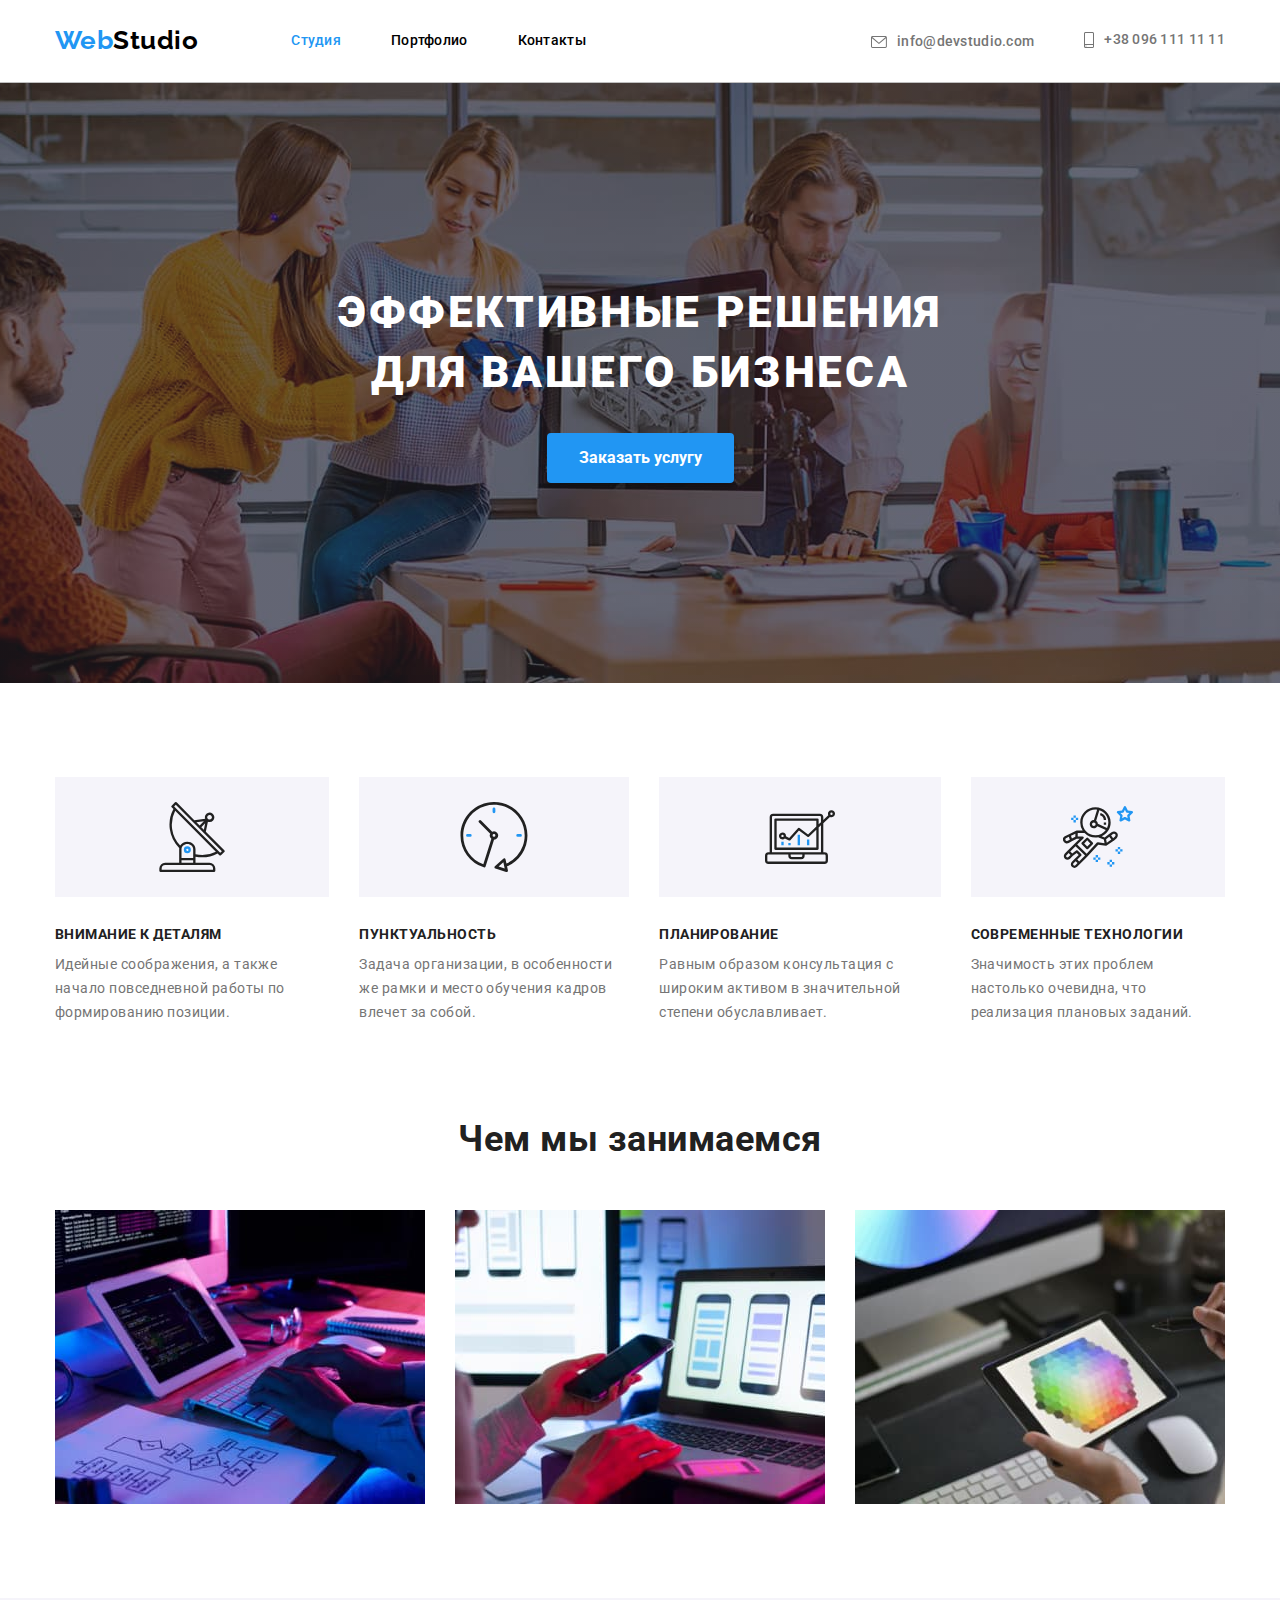
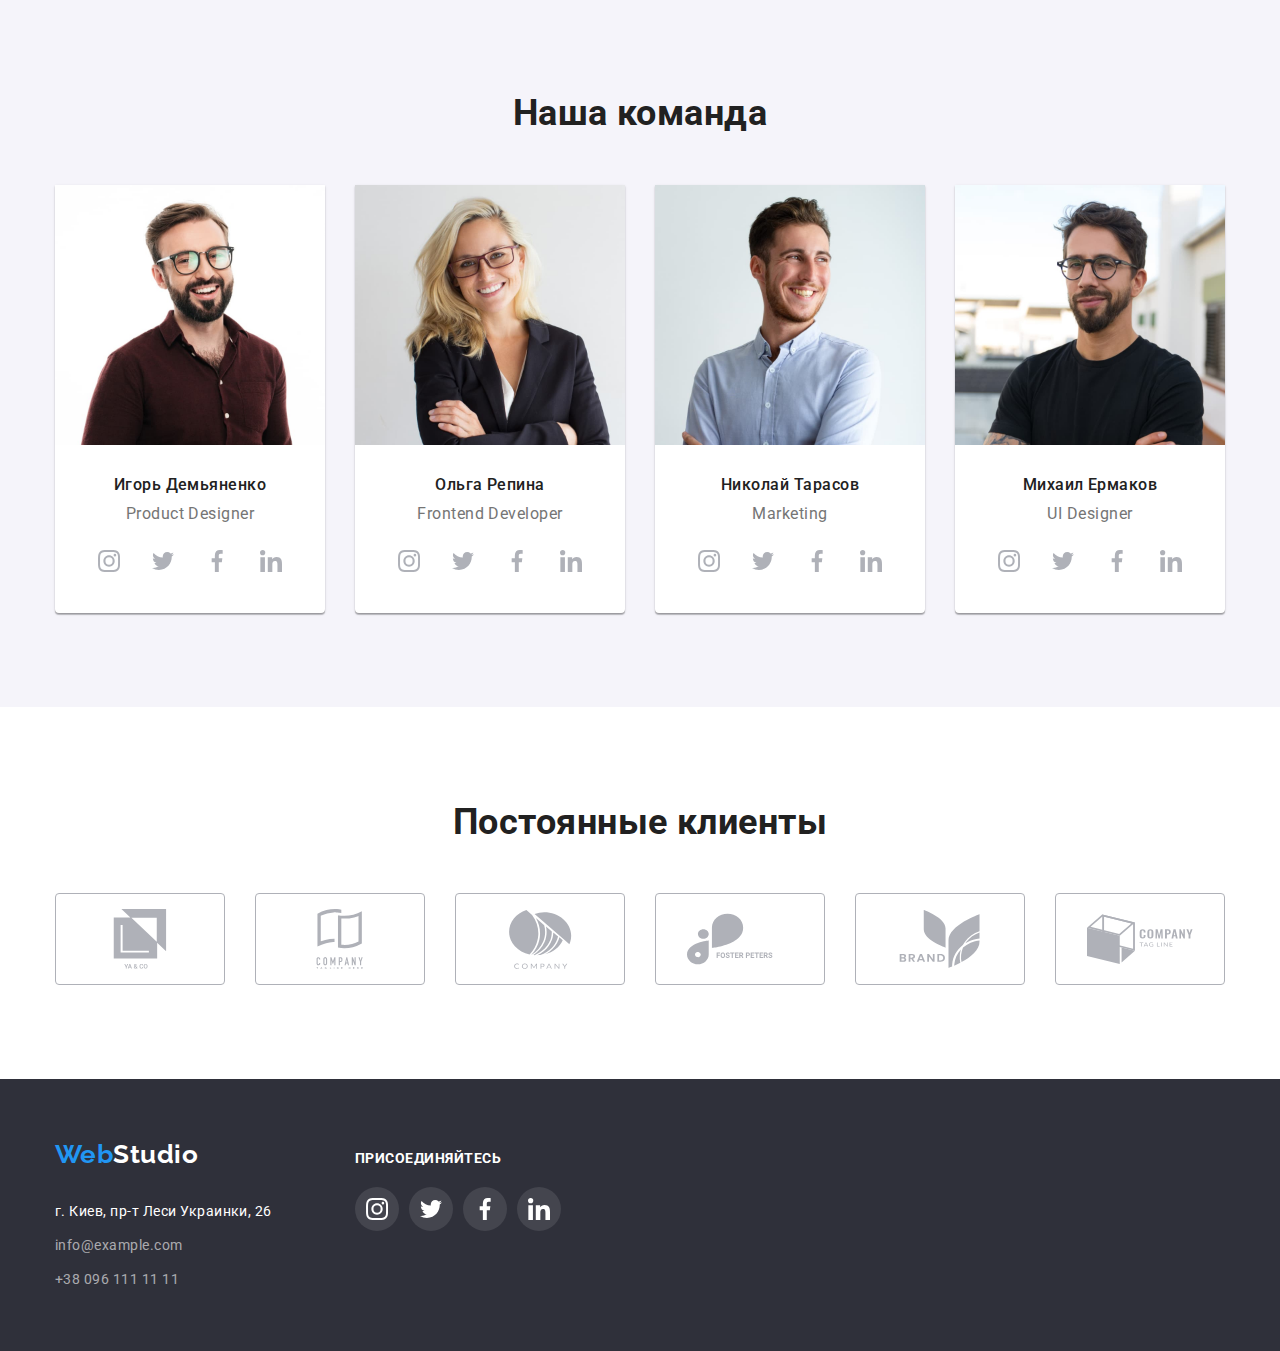
<file: index.html>
<!DOCTYPE html>
<html lang="ru">
  <head>
    <meta charset="UTF-8" />
    <meta http-equiv="X-UA-Compatible" content="IE=edge" />
    <meta name="viewport" content="width=device-width, initial-scale=1.0" />
    <title>Студия</title>
    <link rel="preconnect" href="https://fonts.gstatic.com" />
    <link
      href="https://fonts.googleapis.com/css2?family=Raleway:wght@700&family=Roboto:wght@400;500;700;900&display=swap"
      rel="stylesheet"
    />
    <link
      rel="stylesheet"
      href="https://cdnjs.cloudflare.com/ajax/libs/modern-normalize/1.0.0/modern-normalize.min.css"
    />
    <link rel="stylesheet" href="./css/style.css" />
  </head>

  <body>
    <header class="header-primary">
      <div class="container container-flex">
        <a class="header-studio link" href=""><span class="header-web">Web</span>Studio</a>
        <nav>
          <ul class="header-list header-menu-nav">
            <li class="item">
              <a class="header-list-item-stydia primary" href="">Студия</a>
            </li>
            <li class="item">
              <a class="header-list-item-portf link" href="./portfolio.html">Портфолио</a>
            </li>
            <li class="item">
              <a class="header-list-item-kont link" href="">Контакты</a>
            </li>
          </ul>
        </nav>
        <ul class="header-list header-menu-addr">
          <li class="item">
            <a class="header-list-item-email link" href="mailto:info@devstudio.com">
              <svg class="header-icon" width="16" height="12">
                <use href="./images/symbol-defs.svg#icon-envelope"></use>
              </svg>
              info@devstudio.com
            </a>
          </li>
          <li class="item">
            <a class="header-list-item-tel link" href="tel:+380961111111">
              <svg class="header-icon" width="10" height="16">
                <use href="./images/symbol-defs.svg#icon-phone"></use>
              </svg>
              +38 096 111 11 11
            </a>
          </li>
        </ul>
      </div>
    </header>
    <main>
      <!-- Заголовок -->
      <section class="main-section primary-size">
        <h1 class="main-section-heading">
          Эффективные решения <br />
          для вашего бизнеса
        </h1>
        <button class="main-section-button" type="button">Заказать услугу</button>
      </section>
      <!-- Особенности -->
      <section class="features">
        <div class="container">
          <h2 class="visually-hidden">Features</h2>
          <ul class="features-list container-flex">
            <li>
              <div class="features-icon">
                <svg class="icon">
                  <use href="./images/symbol-defs.svg#icon-antenna"></use>
                </svg>
              </div>
              <h3>Внимание к деталям</h3>
              <p>Идейные соображения, а также начало повседневной работы по формированию позиции.</p>
            </li>
            <li>
              <div class="features-icon">
                <svg class="icon">
                  <use href="./images/symbol-defs.svg#icon-clock"></use>
                </svg>
              </div>
              <h3>Пунктуальность</h3>
              <p>Задача организации, в особенности же рамки и место обучения кадров влечет за собой.</p>
            </li>
            <li>
              <div class="features-icon">
                <svg class="icon">
                  <use href="./images/symbol-defs.svg#icon-diagram"></use>
                </svg>
              </div>
              <h3>Планирование</h3>
              <p>Равным образом консультация с широким активом в значительной степени обуславливает.</p>
            </li>
            <li>
              <div class="features-icon">
                <svg class="icon">
                  <use href="./images/symbol-defs.svg#icon-astronaut"></use>
                </svg>
              </div>
              <h3>Современные технологии</h3>
              <p>Значимость этих проблем настолько очевидна, что реализация плановых заданий.</p>
            </li>
          </ul>
        </div>
      </section>
      <!-- Занятие -->
      <section class="lessons">
        <div class="container">
          <h2 class="lessons-text">Чем мы занимаемся</h2>

          <ul class="lessons-list container-flex">
            <li>
              <img src="./images/img.jpg" alt="фото рабочего места" width="370" />
            </li>
            <li>
              <img src="./images/img1.jpg" alt="фото рабочего места" width="370" />
            </li>
            <li>
              <img src="./images/img2.jpg" alt="фото рабочего места" width="370" />
            </li>
          </ul>
        </div>
      </section>
      <!-- Команда -->
      <section class="team">
        <div class="container">
          <h2 class="team-text">Наша команда</h2>

          <ul class="team-list container-flex">
            <li class="team-list-item">
              <img src="./images/img3.jpg" alt="фото Демьяненко" width="270" />
              <div class="team-list-data">
                <h3 class="team-list-cap-name">Игорь Демьяненко</h3>
                <p class="team-list-cap-pos">Product Designer</p>
              </div>
              <ul class="team-list-icon">
                <li class="team-icon">
                  <a class="team-icon-link" href="">
                    <svg width="22" height="22">
                      <use href="./images/symbol-defs.svg#icon-instagram"></use>
                    </svg>
                  </a>
                </li>
                <li class="team-icon">
                  <a class="team-icon-link" href="">
                    <svg width="22" height="22">
                      <use href="./images/symbol-defs.svg#icon-twitter"></use>
                    </svg>
                  </a>
                </li>
                <li class="team-icon">
                  <a class="team-icon-link" href="">
                    <svg width="22" height="22">
                      <use href="./images/symbol-defs.svg#icon-facebook"></use>
                    </svg>
                  </a>
                </li>
                <li class="team-icon">
                  <a class="team-icon-link" href="">
                    <svg class="icona" width="22" height="22">
                      <use href="./images/symbol-defs.svg#icon-linkedin"></use>
                    </svg>
                  </a>
                </li>
              </ul>
            </li>
            <li class="team-list-item">
              <img src="./images/img4.jpg" alt="фото Репиной" width="270" />
              <div class="team-list-data">
                <h3 class="team-list-cap-name">Ольга Репина</h3>
                <p class="team-list-cap-pos">Frontend Developer</p>
              </div>
              <ul class="team-list-icon">
                <li class="team-icon">
                  <a class="team-icon-link" href="">
                    <svg width="22" height="22">
                      <use href="./images/symbol-defs.svg#icon-instagram"></use>
                    </svg>
                  </a>
                </li>
                <li class="team-icon">
                  <a class="team-icon-link" href="">
                    <svg width="22" height="22">
                      <use href="./images/symbol-defs.svg#icon-twitter"></use>
                    </svg>
                  </a>
                </li>
                <li class="team-icon">
                  <a class="team-icon-link" href="">
                    <svg width="22" height="22">
                      <use href="./images/symbol-defs.svg#icon-facebook"></use>
                    </svg>
                  </a>
                </li>
                <li class="team-icon">
                  <a class="team-icon-link" href="">
                    <svg class="icona" width="22" height="22">
                      <use href="./images/symbol-defs.svg#icon-linkedin"></use>
                    </svg>
                  </a>
                </li>
              </ul>
            </li>
            <li class="team-list-item">
              <img src="./images/img5.jpg" alt="фото Тарасова" width="270" />
              <div class="team-list-data">
                <h3 class="team-list-cap-name">Николай Тарасов</h3>
                <p class="team-list-cap-pos">Marketing</p>
              </div>
              <ul class="team-list-icon">
                <li class="team-icon">
                  <a class="team-icon-link" href="">
                    <svg width="22" height="22">
                      <use href="./images/symbol-defs.svg#icon-instagram"></use>
                    </svg>
                  </a>
                </li>
                <li class="team-icon">
                  <a class="team-icon-link" href="">
                    <svg width="22" height="22">
                      <use href="./images/symbol-defs.svg#icon-twitter"></use>
                    </svg>
                  </a>
                </li>
                <li class="team-icon">
                  <a class="team-icon-link" href="">
                    <svg width="22" height="22">
                      <use href="./images/symbol-defs.svg#icon-facebook"></use>
                    </svg>
                  </a>
                </li>
                <li class="team-icon">
                  <a class="team-icon-link" href="">
                    <svg class="icona" width="22" height="22">
                      <use href="./images/symbol-defs.svg#icon-linkedin"></use>
                    </svg>
                  </a>
                </li>
              </ul>
            </li>
            <li class="team-list-item">
              <img src="./images/img6.jpg" alt="фото Ермакова" width="270" />
              <div class="team-list-data">
                <h3 class="team-list-cap-name">Михаил Ермаков</h3>
                <p class="team-list-cap-pos">UI Designer</p>
              </div>
              <ul class="team-list-icon">
                <li class="team-icon">
                  <a class="team-icon-link" href="">
                    <svg width="22" height="22">
                      <use href="./images/symbol-defs.svg#icon-instagram"></use>
                    </svg>
                  </a>
                </li>
                <li class="team-icon">
                  <a class="team-icon-link" href="">
                    <svg width="22" height="22">
                      <use href="./images/symbol-defs.svg#icon-twitter"></use>
                    </svg>
                  </a>
                </li>
                <li class="team-icon">
                  <a class="team-icon-link" href="">
                    <svg width="22" height="22">
                      <use href="./images/symbol-defs.svg#icon-facebook"></use>
                    </svg>
                  </a>
                </li>
                <li class="team-icon">
                  <a class="team-icon-link" href="">
                    <svg class="icona" width="22" height="22">
                      <use href="./images/symbol-defs.svg#icon-linkedin"></use>
                    </svg>
                  </a>
                </li>
              </ul>
            </li>
          </ul>
        </div>
      </section>
      <section class="client">
        <div class="container">
          <h2 class="client-text">Постоянные клиенты</h2>
          <ul class="client-list container-flex">
            <li class="client-item">
              <a class="client-link" href="">
                <svg class="client-card">
                  <use href="./images/symbol-defs.svg#icon-yaco"></use>
                </svg>
              </a>
            </li>
            <li class="client-item">
              <a class="client-link" href="">
                <svg class="client-card">
                  <use href="./images/symbol-defs.svg#icon-comp"></use>
                </svg>
              </a>
            </li>
            <li class="client-item">
              <a class="client-link" href="">
                <svg class="client-card">
                  <use href="./images/symbol-defs.svg#icon-company"></use>
                </svg>
              </a>
            </li>
            <li class="client-item">
              <a class="client-link" href="">
                <svg class="client-card">
                  <use href="./images/symbol-defs.svg#icon-fost"></use>
                </svg>
              </a>
            </li>
            <li class="client-item">
              <a class="client-link" href="">
                <svg class="client-card">
                  <use href="./images/symbol-defs.svg#icon-brand"></use>
                </svg>
              </a>
            </li>
            <li class="client-item">
              <a class="client-link" href="">
                <svg class="client-card">
                  <use href="./images/symbol-defs.svg#icon-tag"></use>
                </svg>
              </a>
            </li>
          </ul>
        </div>
      </section>
    </main>
    <!-- Подвал -->
    <footer class="footer">
      <div class="container container-flex container-footer">
        <div class="footer-block">
          <a href="" class="header-studio footer-studio link"><span class="header-web">Web</span>Studio</a>
          <address class="footer-address">
            <ul>
              <li>
                <a href="" class="footer-map link">г. Киев, пр-т Леси Украинки, 26</a>
              </li>
              <li>
                <a href="mailto:info@devstudio.com" class="footer-email link">info@example.com</a>
              </li>
              <li>
                <a href="tel:+380961111111" class="footer-tel link">+38 096 111 11 11</a>
              </li>
            </ul>
          </address>
        </div>
        <div class="footer-block">
          <b class="footer-net-heiding">присоединяйтесь</b>
          <ul class="team-list-icon footer-list-icon">
            <li class="team-icon">
              <a class="team-icon-link footer-icon-link" href="">
                <svg width="22" height="22">
                  <use href="./images/symbol-defs.svg#icon-instagram"></use>
                </svg>
              </a>
            </li>
            <li class="team-icon">
              <a class="team-icon-link footer-icon-link" href="">
                <svg width="22" height="22">
                  <use href="./images/symbol-defs.svg#icon-twitter"></use>
                </svg>
              </a>
            </li>
            <li class="team-icon">
              <a class="team-icon-link footer-icon-link" href="">
                <svg width="22" height="22">
                  <use href="./images/symbol-defs.svg#icon-facebook"></use>
                </svg>
              </a>
            </li>
            <li class="team-icon">
              <a class="team-icon-link footer-icon-link" href="">
                <svg class="icona" width="22" height="22">
                  <use href="./images/symbol-defs.svg#icon-linkedin"></use>
                </svg>
              </a>
            </li>
          </ul>
        </div>
      </div>
    </footer>
  </body>
</html>
</file>
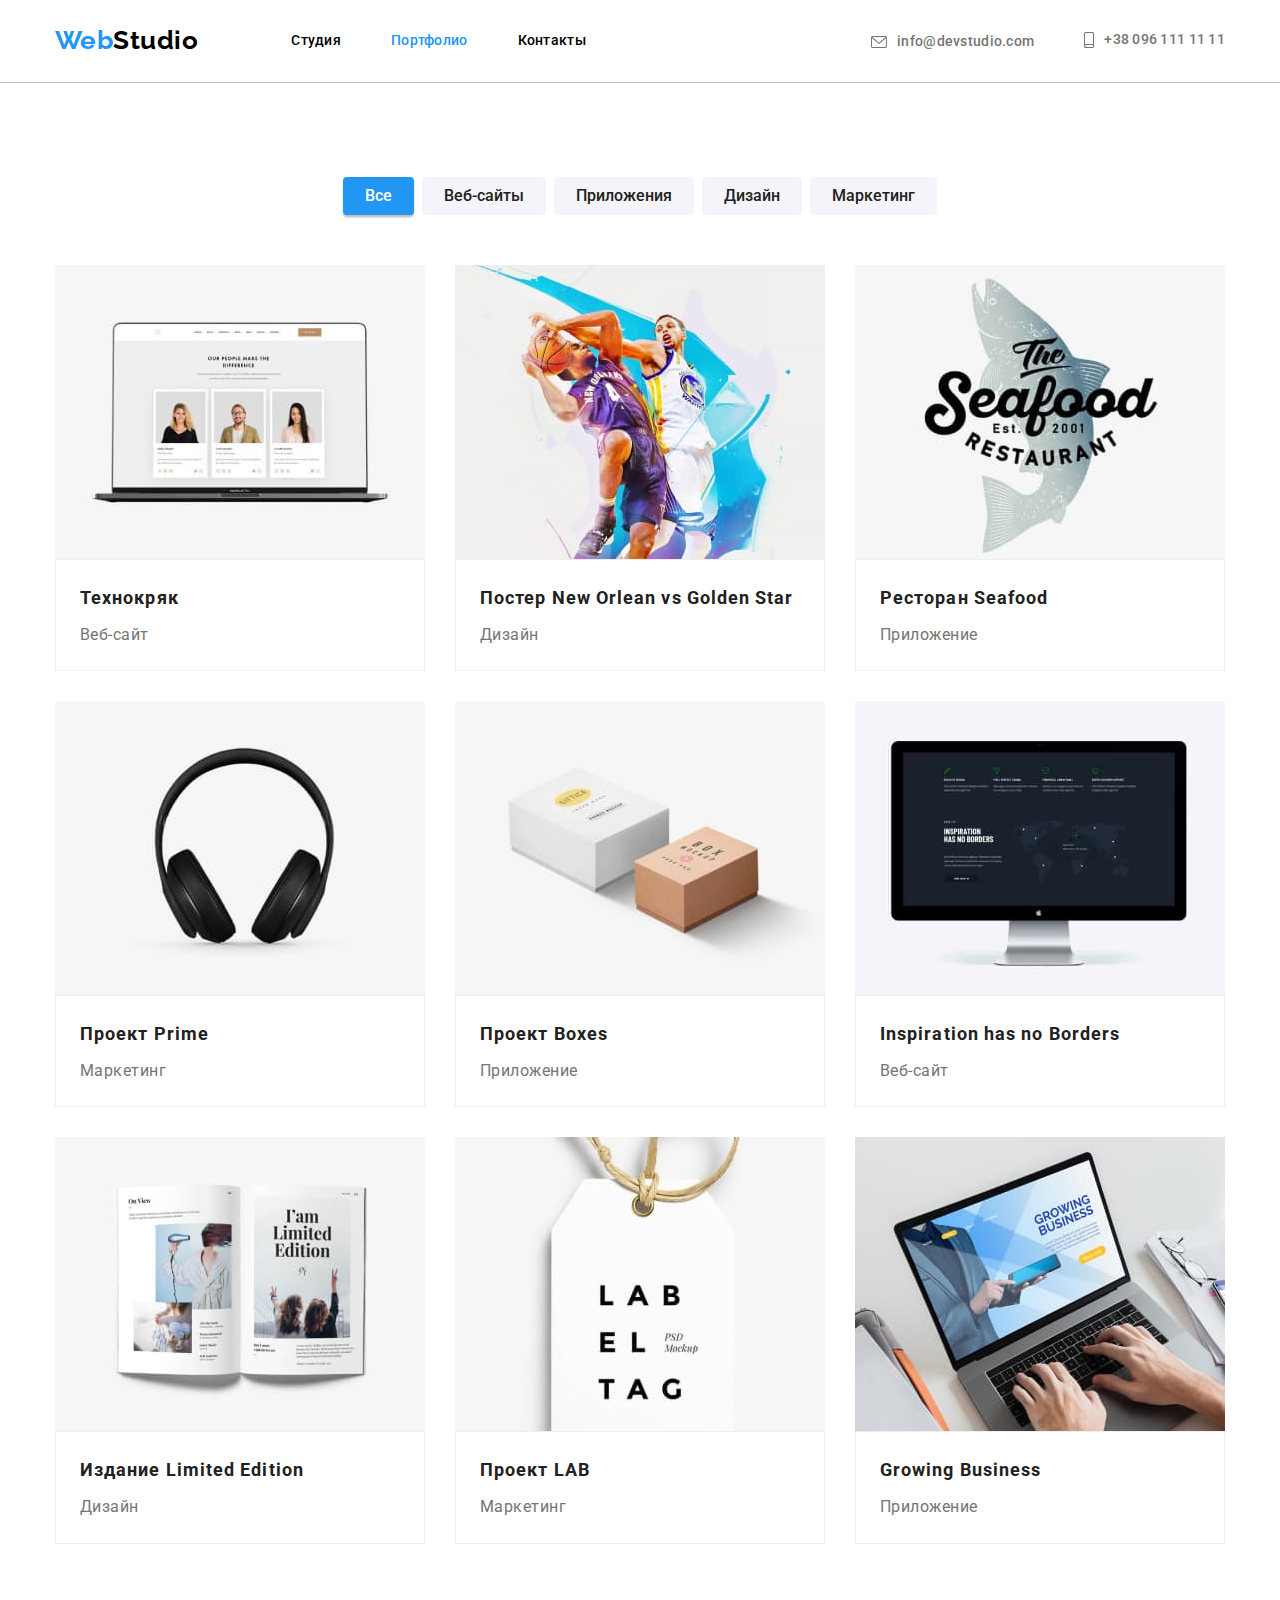
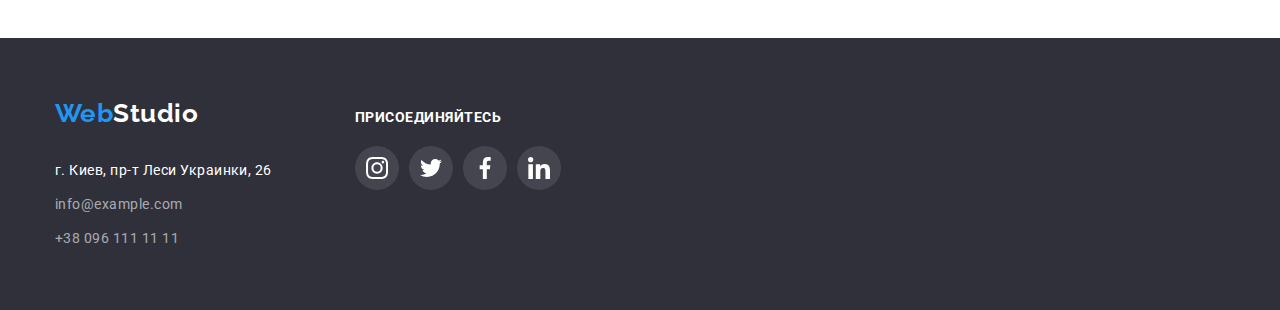
<file: portfolio.html>
<!DOCTYPE html>
<html lang="ru">
  <head>
    <meta charset="UTF-8" />
    <meta http-equiv="X-UA-Compatible" content="IE=edge" />
    <meta name="viewport" content="width=device-width, initial-scale=1.0" />
    <title>Portfolio</title>
    <link rel="preconnect" href="https://fonts.gstatic.com" />
    <link
      href="https://fonts.googleapis.com/css2?family=Raleway:wght@700&family=Roboto:wght@400;500;700;900&display=swap"
      rel="stylesheet"
    />
    <link
      rel="stylesheet"
      href="https://cdnjs.cloudflare.com/ajax/libs/modern-normalize/1.0.0/modern-normalize.min.css"
    />
    <link rel="stylesheet" href="./css/style.css" />
  </head>
  <body>
    <header class="header-primary">
      <div class="container container-flex">
        <a href="" class="header-studio link"><span class="header-web">Web</span>Studio</a>
        <nav>
          <ul class="header-list header-menu-nav">
            <li class="item">
              <a class="header-list-item-stydia link" href="./">Студия</a>
            </li>
            <li class="item">
              <a class="header-list-item-portf primary" href="">Портфолио</a>
            </li>
            <li class="item">
              <a class="header-list-item-kont link" href="">Контакты</a>
            </li>
          </ul>
        </nav>
        <ul class="header-list header-menu-addr">
          <li class="item">
            <a class="header-list-item-email link" href="mailto:info@devstudio.com">
              <svg class="header-icon" width="16" height="12">
                <use href="./images/symbol-defs.svg#icon-envelope"></use>
              </svg>
              info@devstudio.com
            </a>
          </li>
          <li class="item">
            <a class="header-list-item-tel link" href="tel:+380961111111"
              ><svg class="header-icon" width="10" height="16">
                <use href="./images/symbol-defs.svg#icon-phone"></use>
              </svg>
              +38 096 111 11 11
            </a>
          </li>
        </ul>
      </div>
    </header>
    <main>
      <section class="portfolio">
        <div class="container">
          <h1 class="visually-hidden">Главная</h1>

          <ul class="portfolio-menu container-flex">
            <li>
              <button class="portfolio-menu-item portfolio-primary" type="button">Все</button>
            </li>
            <li>
              <button class="portfolio-menu-item" type="button">Веб-сайты</button>
            </li>
            <li>
              <button class="portfolio-menu-item" type="button">Приложения</button>
            </li>
            <li>
              <button class="portfolio-menu-item" type="button">Дизайн</button>
            </li>
            <li>
              <button class="portfolio-menu-item" type="button">Маркетинг</button>
            </li>
          </ul>

          <ul class="portfolio-list container-flex">
            <li class="portfolio-list-item">
              <a class="portfolio-list-item-link" href="">
                <img src="./images/texno.jpg" alt="фото техно" width="370" />
                <div class="portfolio-list-card">
                  <h2 class="portfolio-list-cap-name">Технокряк</h2>
                  <p class="portfolio-list-cap-pos">Веб-сайт</p>
                </div>
              </a>
            </li>
            <li class="portfolio-list-item">
              <a class="portfolio-list-item-link" href="">
                <img src="./images/poct.jpg" alt="фото Постер" width="370" />
                <div class="portfolio-list-card">
                  <h2 class="portfolio-list-cap-name">Постер New Orlean vs Golden Star</h2>
                  <p class="portfolio-list-cap-pos">Дизайн</p>
                </div>
              </a>
            </li>
            <li class="portfolio-list-item">
              <a class="portfolio-list-item-link" href="">
                <img src="./images/seafood.jpg" alt="фото Ресторан" width="370" />
                <div class="portfolio-list-card">
                  <h2 class="portfolio-list-cap-name">Ресторан Seafood</h2>
                  <p class="portfolio-list-cap-pos">Приложение</p>
                </div>
              </a>
            </li>
            <li class="portfolio-list-item">
              <a class="portfolio-list-item-link" href="">
                <img src="./images/prime.jpg" alt="фото Проект" width="370" />
                <div class="portfolio-list-card">
                  <h2 class="portfolio-list-cap-name">Проект Prime</h2>
                  <p class="portfolio-list-cap-pos">Маркетинг</p>
                </div>
              </a>
            </li>
            <li class="portfolio-list-item">
              <a class="portfolio-list-item-link" href="">
                <img src="./images/boxes.jpg" alt="фото Проект бокс" width="370" />
                <div class="portfolio-list-card">
                  <h2 class="portfolio-list-cap-name">Проект Boxes</h2>
                  <p class="portfolio-list-cap-pos">Приложение</p>
                </div>
              </a>
            </li>
            <li class="portfolio-list-item">
              <a class="portfolio-list-item-link" href="">
                <img src="./images/borders.jpg" alt="фото Вдохновение" width="370" />
                <div class="portfolio-list-card">
                  <h2 class="portfolio-list-cap-name">Inspiration has no Borders</h2>
                  <p class="portfolio-list-cap-pos">Веб-сайт</p>
                </div>
              </a>
            </li>
            <li class="portfolio-list-item">
              <a class="portfolio-list-item-link" href="">
                <img src="./images/edition.jpg" alt="фото Издание" width="370" />
                <div class="portfolio-list-card">
                  <h2 class="portfolio-list-cap-name">Издание Limited Edition</h2>
                  <p class="portfolio-list-cap-pos">Дизайн</p>
                </div>
              </a>
            </li>
            <li class="portfolio-list-item">
              <a class="portfolio-list-item-link" href="">
                <img src="./images/lab.jpg" alt="фото Проект" width="370" />
                <div class="portfolio-list-card">
                  <h2 class="portfolio-list-cap-name">Проект LAB</h2>
                  <p class="portfolio-list-cap-pos">Маркетинг</p>
                </div>
              </a>
            </li>
            <li class="portfolio-list-item">
              <a class="portfolio-list-item-link" href="">
                <img src="./images/business.jpg" alt="фото бизнес" width="370" />
                <div class="portfolio-list-card">
                  <h2 class="portfolio-list-cap-name">Growing Business</h2>
                  <p class="portfolio-list-cap-pos">Приложение</p>
                </div>
              </a>
            </li>
          </ul>
        </div>
      </section>
    </main>
    <!-- Подвал -->
    <footer class="footer primary-size">
      <div class="container container-flex container-footer">
        <div class="footer-block">
          <a href="" class="header-studio footer-studio link"><span class="header-web">Web</span>Studio</a>
          <address class="footer-address">
            <ul>
              <li>
                <a href="" class="footer-map link">г. Киев, пр-т Леси Украинки, 26</a>
              </li>
              <li>
                <a href="mailto:info@devstudio.com" class="footer-email link">info@example.com</a>
              </li>
              <li>
                <a href="tel:+380961111111" class="footer-tel link">+38 096 111 11 11</a>
              </li>
            </ul>
          </address>
        </div>
        <div class="footer-net">
          <b class="footer-net-heiding">присоединяйтесь</b>
          <ul class="team-list-icon footer-list-icon">
            <li class="team-icon">
              <a class="team-icon-link footer-icon-link" href="">
                <svg width="22" height="22">
                  <use href="./images/symbol-defs.svg#icon-instagram"></use>
                </svg>
              </a>
            </li>
            <li class="team-icon">
              <a class="team-icon-link footer-icon-link" href="">
                <svg width="22" height="22">
                  <use href="./images/symbol-defs.svg#icon-twitter"></use>
                </svg>
              </a>
            </li>
            <li class="team-icon">
              <a class="team-icon-link footer-icon-link" href="">
                <svg width="22" height="22">
                  <use href="./images/symbol-defs.svg#icon-facebook"></use>
                </svg>
              </a>
            </li>
            <li class="team-icon">
              <a class="team-icon-link footer-icon-link" href="">
                <svg class="icona" width="22" height="22">
                  <use href="./images/symbol-defs.svg#icon-linkedin"></use>
                </svg>
              </a>
            </li>
          </ul>
        </div>
      </div>
    </footer>
  </body>
</html>
</file>
<file: css/style.css>
:root {
  --primary-color: #ffffff;
  --secondary-color: #000000;
  --foll-color: #2f303a;
  --text-color: #757575;
  --title-text-color: #212121;
  --accent-text-color: #2196f3;
  --nav-text-color: rgba(255, 255, 255, 0.6);
  --menu-color: #f5f4fa;
  --bottom-line: rgba(0, 0, 0, 0.25);
  --gradient: rgba(47, 48, 58, 0.4);
  --footer-icon-color: rgba(255, 255, 255, 0.1);
  --icon-color: #afb1b8;
}

body {
  font-family: Roboto, sans-serif;
  font-style: normal;
  font-weight: 400;
  letter-spacing: 0.03em;
  color: var(--text-color);
  background-color: var(--primary-color);
}
h1,
h2,
h3,
h4,
ul,
p {
  margin: 0;
  padding: 0;
}
button {
  border: none;
}
img {
  display: block;
  max-width: 100%;
  height: auto;
}
.visually-hidden {
  position: absolute !important;
  clip: rect(1px 1px 1px 1px);
  clip: rect(1px, 1px, 1px, 1px);
  padding: 0 !important;
  border: 0 !important;
  height: 1px !important;
  width: 1px !important;
  overflow: hidden;
}
.container {
  /* display: flex; */
  width: 1200px;
  align-items: center;
  margin: 0 auto;
  padding-left: 15px;
  padding-right: 15px;
}
.container-flex {
  display: flex;
}
.primary-size {
  max-width: 1600px;
  margin-left: auto;
  margin-right: auto;
}
.link {
  color: inherit;
}
.link:focus,
.link:hover {
  color: var(--accent-text-color);
  fill: var(--accent-text-color);
}
.header-primary {
  border-bottom: 1px solid var(--bottom-line);
}
.header-studio {
  padding-top: 24px;
  padding-bottom: 25px;
  text-decoration: none;
  font-family: Raleway;
  font-style: normal;
  font-weight: 700;
  font-size: 26px;
  line-height: 1.2;
  color: var(--secondary-color);
}
.header-list {
  display: flex;
  padding: 0;
  list-style-type: none;
  font-weight: 500;
  font-size: 14px;
  line-height: 1.14;
  letter-spacing: 0.02em;
}
.header-list .item:not(:first-child) {
  margin-left: 50px;
}
.header-menu-nav {
  margin: 0 0 0 93px;
}
.header-menu-addr {
  align-items: baseline;
  margin: 0 0 0 auto;
}
.header-list-item-stydia,
.header-list-item-portf,
.header-list-item-kont {
  display: block;
  padding-top: 32px;
  padding-bottom: 32px;
  text-decoration: none;
  color: var(--secondary-color);
}

.header-web,
.primary {
  color: var(--accent-text-color);
}
.header-list-item-email,
.header-list-item-tel {
  display: flex;
  align-items: center;
  padding-top: 32px;
  padding-bottom: 32px;
  color: var(--text-color);
  text-decoration: none;
  fill: var(--text-color);
}
.header-icon {
  margin-right: 10px;
}
/* Main */
.main-section {
  padding-top: 200px;
  padding-bottom: 200px;
  height: 600px;
  text-align: center;
  background-color: var(--foll-color);
  background-image: linear-gradient(to right, var(--gradient), var(--gradient)), url(../images/fon.jpg);
  background-repeat: no-repeat;
  background-position: center;
  background-size: cover;
}
.main-section-heading {
  margin: 0;
  font-weight: 900;
  font-size: 44px;
  line-height: 1.36;

  letter-spacing: 0.06em;
  text-transform: uppercase;
  color: var(--primary-color);
}
.main-section-button {
  margin-top: 30px;
  padding: 10px 32px;
  box-shadow: 0px 4px 4px rgba(0, 0, 0, 0.15);
  border-radius: 4px;
  text-decoration: none;
  font-weight: 700;
  font-size: 16px;
  line-height: 1.9;
  color: var(--primary-color);
  background: var(--accent-text-color);
}

.features-list {
  list-style-type: none;
}
.team-list > li:not(:first-child),
.lessons-list li:not(:first-child),
.features-list li:not(:first-child) {
  margin-left: 30px;
}
.features-list-item::before {
  display: block;
  content: '';
  height: 120px;
  margin-bottom: 30px;
  background-color: var(--menu-color);
  background-repeat: no-repeat;
  background-position: center;
}
.features-icon {
  display: flex;
  justify-content: center;
  align-items: center;
  height: 120px;
  margin-bottom: 30px;
  background-color: var(--menu-color);
}
.icon {
  width: 70px;
  height: 70px;
}
.features-list h3 {
  font-weight: 700;
  font-size: 14px;
  line-height: 1.14;
  text-transform: uppercase;
  color: var(--title-text-color);
}
.features-list p {
  margin-top: 10px;
  font-size: 14px;
  line-height: 1.7;
}
.portfolio,
.features,
.client,
.team {
  padding-top: 94px;
  padding-bottom: 94px;
}
.lessons {
  padding-bottom: 94px;
}
.client-text,
.lessons-text,
.team-text {
  margin-bottom: 50px;
  font-weight: 700;
  font-size: 36px;
  line-height: 1.17;
  text-align: center;
  color: var(--title-text-color);
}
.client-list,
.lessons-list,
.team-list {
  list-style-type: none;
}
.team {
  background-color: var(--menu-color);
}

.team-list-item {
  text-align: center;
  box-shadow: 0px 1px 3px rgba(0, 0, 0, 0.12), 0px 1px 1px rgba(0, 0, 0, 0.14), 0px 2px 1px rgba(0, 0, 0, 0.2);
  border-radius: 0px 0px 4px 4px;
  background-color: var(--primary-color);
}
.team-list-data {
  padding: 30px 30px 0;
  margin-bottom: 16px;
}
.team-list-cap-name {
  font-weight: 500;
  font-size: 16px;
  line-height: 1.19;
  color: var(--title-text-color);
}
.team-list-cap-pos {
  margin-top: 10px;
  font-size: 16px;
  line-height: 1.19;
}
.team-list-icon {
  display: flex;
  list-style-type: none;
  padding-bottom: 30px;
  justify-content: center;
}
.team-icon-link {
  display: flex;
  justify-content: center;
  align-items: center;
  width: 44px;
  height: 44px;
  border-radius: 50%;
  fill: var(--icon-color);
}
.team-icon-link:focus,
.team-icon-link:hover {
  fill: var(--primary-color);
  background-color: var(--accent-text-color);
}
.team-list-icon > li:not(:first-child) {
  margin-left: 10px;
}
/* .client-item {
  display: flex;
  justify-content: center;
  align-items: center;
  width: 170px;
  height: 92px;
  border: 1px solid var(--icon-color);
  border-radius: 4px;
  fill: var(--icon-color);
} */
.client-item:not(:first-child) {
  margin-left: 30px;
}
.client-link:focus,
.client-link:hover {
  border: 1px solid var(--accent-text-color);
  fill: var(--accent-text-color);
}
.client-link {
  display: flex;
  width: 170px;
  height: 92px;
  justify-content: center;
  align-items: center;
  border: 1px solid var(--icon-color);
  border-radius: 4px;
  fill: var(--icon-color);
}
.client-card {
  width: 106px;
  height: 60px;
}

/* Portfolio */
/* Main */
.portfolio-list,
.portfolio-menu {
  justify-content: center;
  list-style-type: none;
}
.portfolio-menu {
  margin-bottom: 50px;
}
.portfolio-menu li:not(:first-child) {
  margin-left: 8px;
}
.portfolio-list {
  flex-wrap: wrap;
}
.portfolio-menu-item {
  padding: 6px 22px;
  border-radius: 4px;
  font-weight: 500;
  font-size: 16px;
  line-height: 1.6;
  color: var(--title-text-color);
  background-color: var(--menu-color);
}
.portfolio-primary,
.portfolio-menu-item:focus,
.portfolio-menu-item:hover {
  box-shadow: 0px 3px 1px rgba(0, 0, 0, 0.1), 0px 1px 2px rgba(0, 0, 0, 0.08), 0px 2px 2px rgba(0, 0, 0, 0.12);
  color: var(--primary-color);
  background-color: var(--accent-text-color);
}
.portfolio-list-item:not(:nth-child(3n + 1)) {
  margin-left: 30px;
}
.portfolio-list-item:not(:nth-last-child(-n + 3)) {
  margin-bottom: 30px;
}
.portfolio-list-item {
  display: flex;
}
.portfolio-list-item-link {
  text-decoration: none;
}
.portfolio-list-item-link:hover,
.portfolio-list-item-link:focus {
  box-shadow: 0px 4px 4px rgba(0, 0, 0, 0.25);
}
.portfolio-list-img {
  display: block;
}
.portfolio-list-card {
  padding-left: 24px;
  padding-right: 24px;
  padding-top: 20px;
  padding-bottom: 20px;
  border: 1px solid #eeeeee;
}
.portfolio-list-cap-name {
  margin-bottom: 4px;
  font-weight: 700;
  font-size: 18px;
  line-height: 2;
  letter-spacing: 0.06em;
  color: var(--title-text-color);
}
.portfolio-list-cap-pos {
  font-size: 16px;
  line-height: 1.9;
  color: var(--text-color);
}
/* Footer */
.footer {
  padding-top: 60px;
  padding-bottom: 60px;
  background-color: var(--foll-color);
}
.footer-block {
  width: 230px;

  margin-right: 70px;
}
.footer-map,
.footer-studio {
  text-decoration: none;
  color: var(--primary-color);
}
.footer-address {
  margin-top: 30px;
  /* padding-bottom: 60px; */
  font-style: normal;
  font-size: 14px;
  line-height: 1.7;
}
.footer-address ul {
  list-style-type: none;
}

.footer-email,
.footer-tel {
  display: block;
  margin-top: 10px;
  text-decoration: none;
  color: var(--nav-text-color);
}
.footer-net {
}
.container-footer {
  align-items: baseline;
}
.footer-net-heiding {
  display: block;
  margin-bottom: 20px;
  font-weight: 700;
  font-size: 14px;
  line-height: 1.14;
  text-transform: uppercase;
  color: var(--primary-color);
}
.footer-list-icon {
  justify-content: flex-start;
  padding-bottom: 0;
}
.footer-icon-link {
  background-color: var(--footer-icon-color);
  fill: var(--primary-color);
}
</file>
